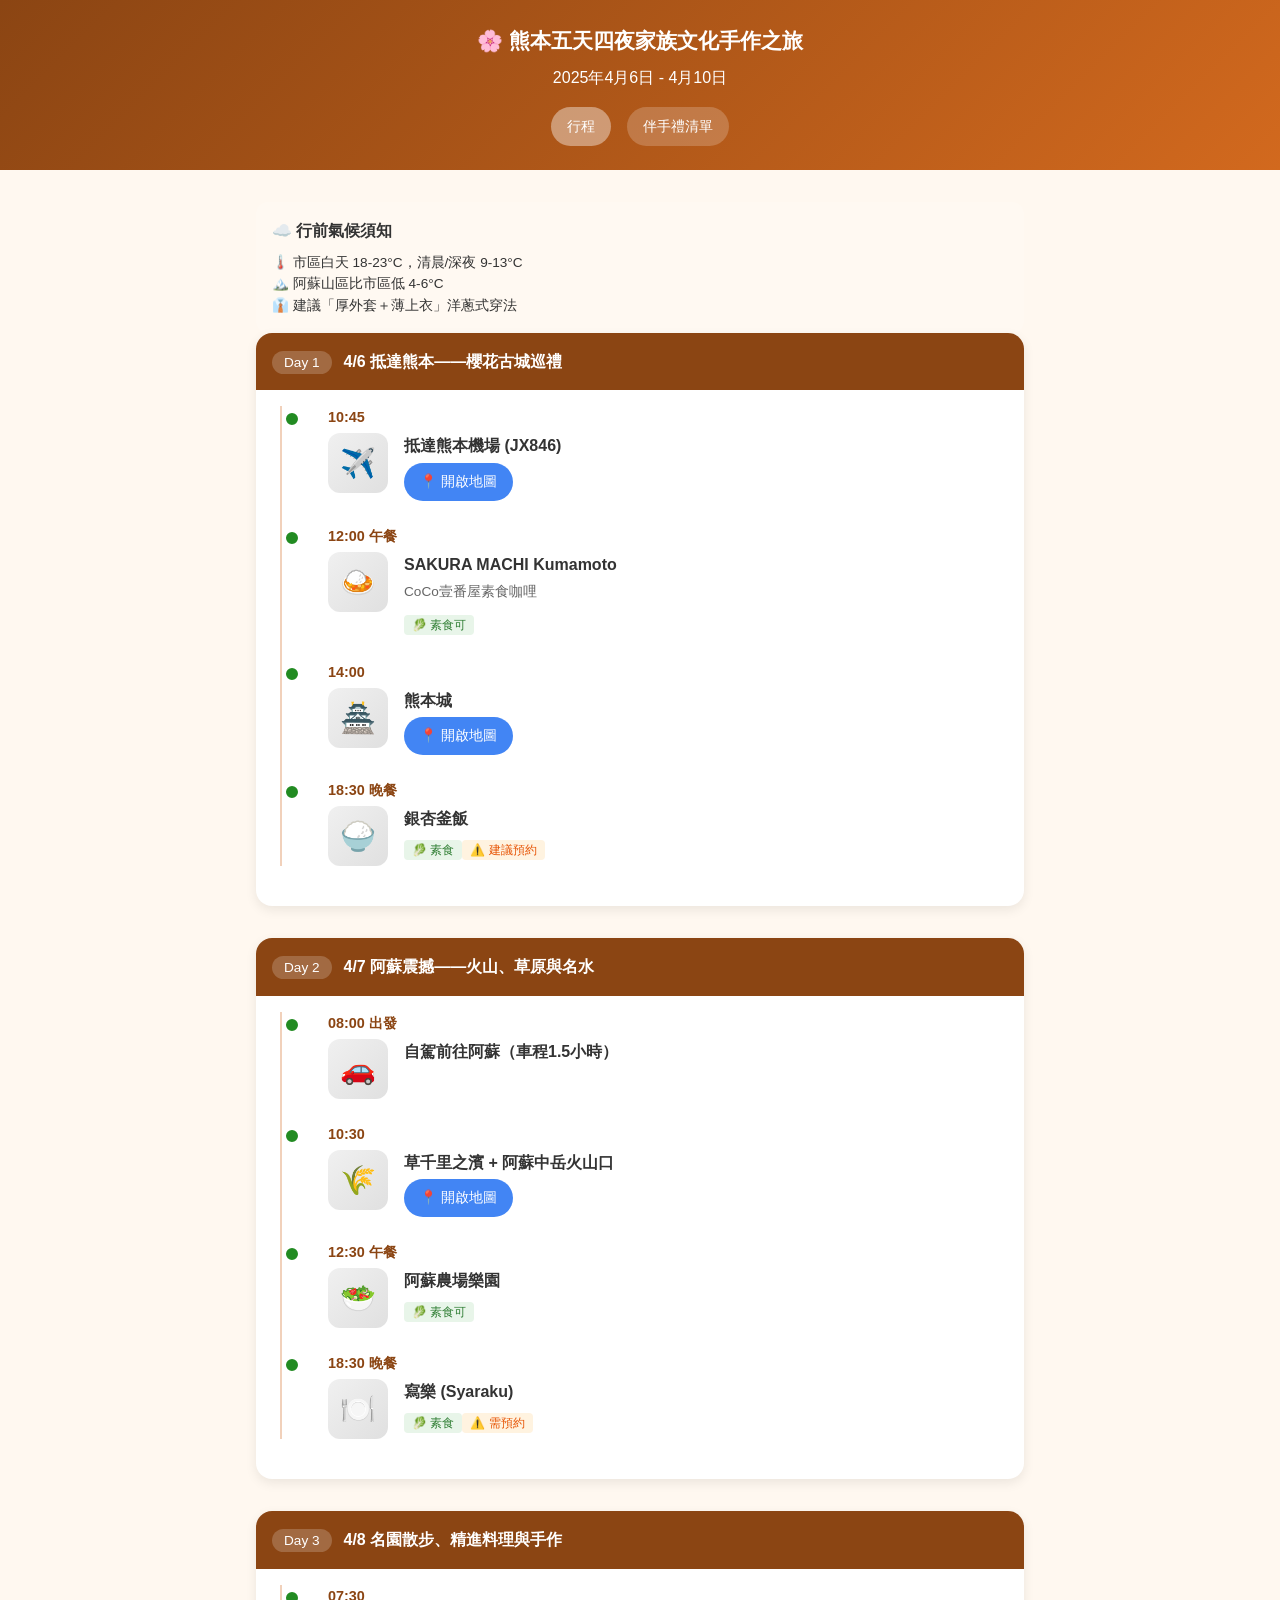
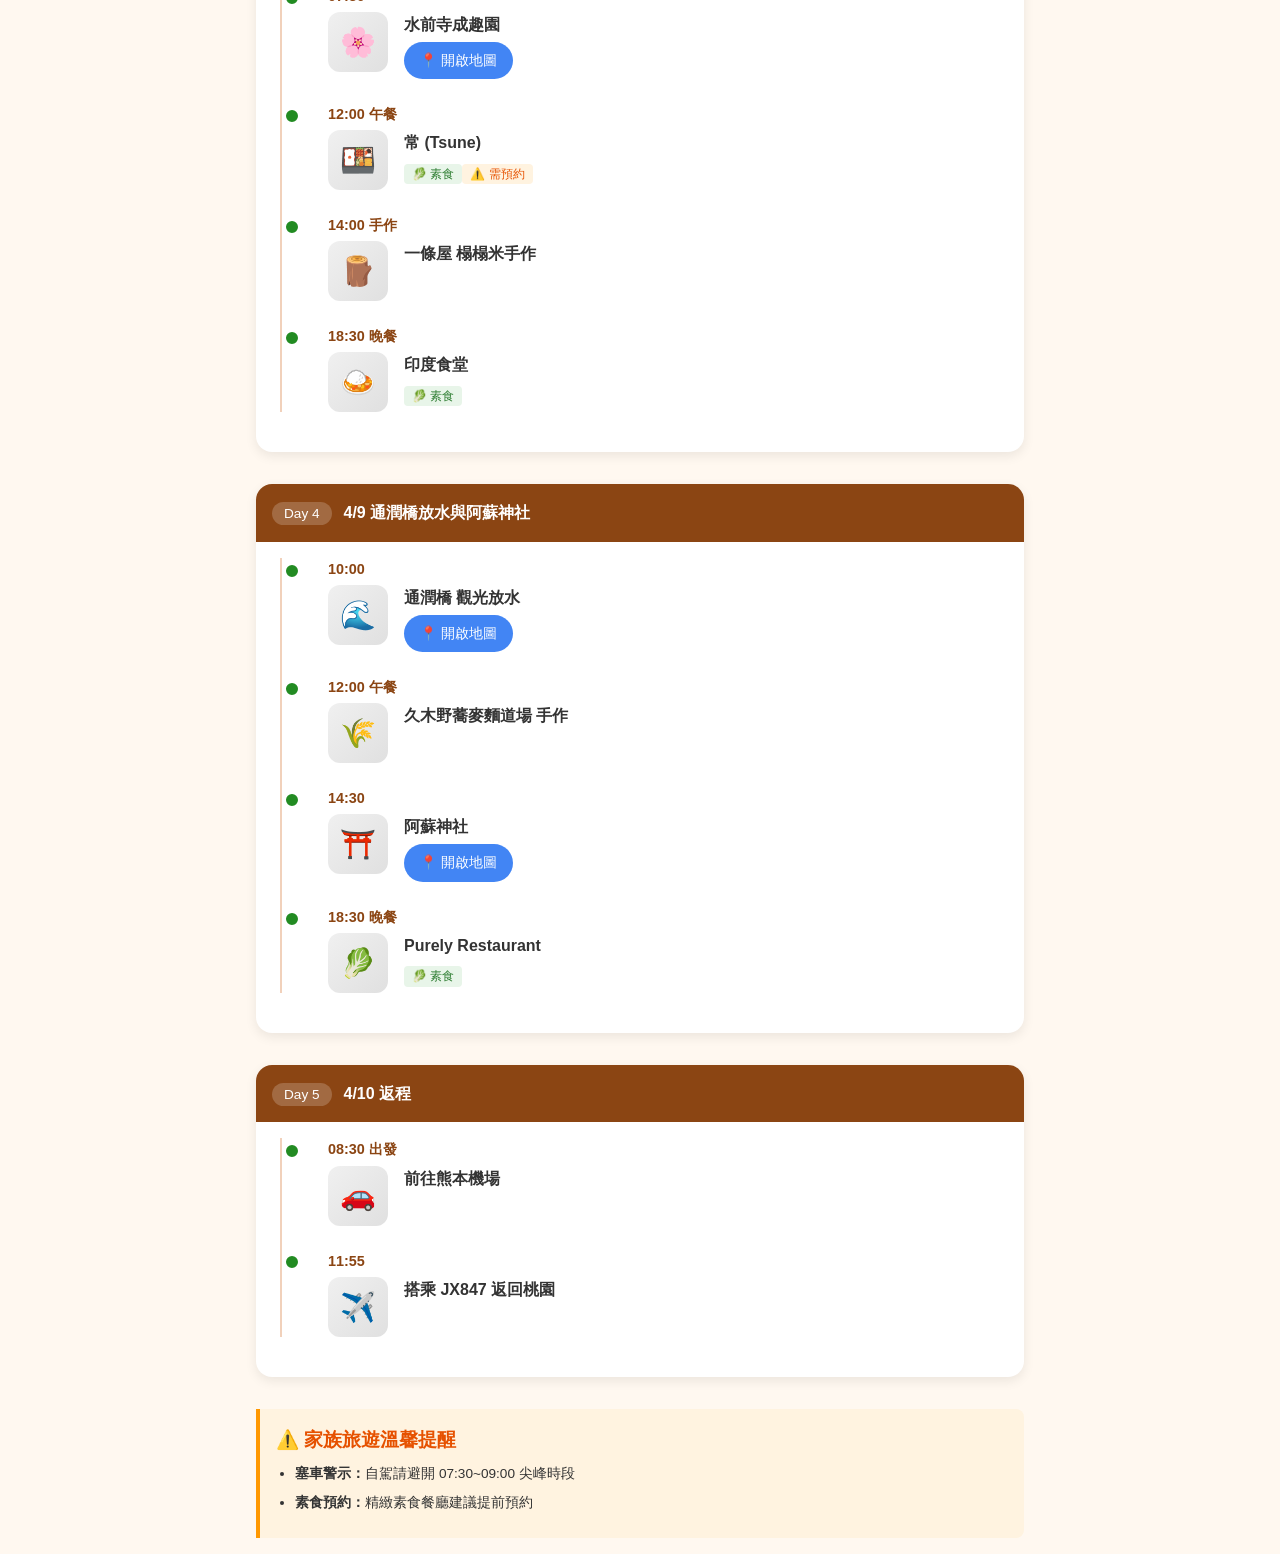
<file: kumamoto-trip-v4.html>
<!DOCTYPE html>
<html lang="zh-TW">
<head>
  <meta charset="UTF-8">
  <meta name="viewport" content="width=device-width, initial-scale=1.0">
  <title>熊本五天四夜家族文化手作之旅</title>
  <style>
    :root { --primary: #8B4513; --secondary: #D2691E; --accent: #228B22; --bg: #FFF8F0; --card-bg: #FFFFFF; --text: #333; --text-light: #666; }
    * { box-sizing: border-box; margin: 0; padding: 0; }
    body { font-family: -apple-system, BlinkMacSystemFont, "Segoe UI", Roboto, "Helvetica Neue", Arial, sans-serif; background: var(--bg); color: var(--text); line-height: 1.6; }
    .header { background: linear-gradient(135deg, var(--primary), var(--secondary)); color: white; padding: 1.5rem 1rem; text-align: center; position: sticky; top: 0; z-index: 100; }
    .header h1 { font-size: 1.3rem; margin-bottom: 0.5rem; }
    .nav { display: flex; justify-content: center; gap: 1rem; margin-top: 1rem; flex-wrap: wrap; }
    .nav a { color: white; text-decoration: none; padding: 0.5rem 1rem; border-radius: 20px; background: rgba(255,255,255,0.2); font-size: 0.9rem; }
    .nav a:hover, .nav a.active { background: rgba(255,255,255,0.4); }
    .weather-info { background: rgba(255,255,255,0.15); padding: 1rem; border-radius: 12px; margin-top: 1rem; }
    .weather-info h3 { font-size: 1rem; margin-bottom: 0.5rem; }
    .weather-info ul { font-size: 0.85rem; list-style: none; }
    .container { max-width: 800px; margin: 0 auto; padding: 1rem; }
    .page { display: none; }
    .page.active { display: block; }
    .day { margin-bottom: 2rem; background: var(--card-bg); border-radius: 16px; overflow: hidden; box-shadow: 0 4px 12px rgba(0,0,0,0.08); }
    .day-header { background: var(--primary); color: white; padding: 1rem; }
    .day-number { background: rgba(255,255,255,0.2); padding: 0.25rem 0.75rem; border-radius: 20px; font-size: 0.85rem; margin-right: 0.75rem; }
    .day-title { font-size: 1rem; font-weight: 600; }
    .day-content { padding: 1rem; }
    .timeline { position: relative; padding-left: 2rem; }
    .timeline::before { content: ''; position: absolute; left: 0.5rem; top: 0; bottom: 0; width: 2px; background: var(--secondary); opacity: 0.3; }
    .item { position: relative; margin-bottom: 1.5rem; padding-left: 1.5rem; }
    .item::before { content: ''; position: absolute; left: -1.25rem; top: 0.3rem; width: 12px; height: 12px; background: var(--accent); border-radius: 50%; border: 2px solid white; }
    .item-time { font-weight: 600; color: var(--primary); font-size: 0.9rem; margin-bottom: 0.25rem; }
    .item-content { display: flex; gap: 1rem; align-items: flex-start; }
    .item-illustration { width: 60px; height: 60px; min-width: 60px; background: linear-gradient(135deg, #f0f0f0, #e0e0e0); border-radius: 12px; display: flex; align-items: center; justify-content: center; font-size: 1.8rem; }
    .item-details { flex: 1; }
    .item-name { font-weight: 600; margin-bottom: 0.25rem; }
    .item-desc { font-size: 0.85rem; color: var(--text-light); margin-bottom: 0.5rem; }
    .item-tags { display: flex; flex-wrap: wrap; gap: 0.5rem; margin-bottom: 0.5rem; }
    .tag { font-size: 0.75rem; padding: 0.2rem 0.5rem; border-radius: 4px; background: #f0f0f0; color: #666; }
    .tag.veg { background: #E8F5E9; color: #2E7D32; }
    .tag.reserve { background: #FFF3E0; color: #E65100; }
    .map-link { display: inline-flex; align-items: center; gap: 0.5rem; background: #4285F4; color: white; padding: 0.5rem 1rem; border-radius: 20px; text-decoration: none; font-size: 0.85rem; }
    .tips { background: #FFF3E0; border-left: 4px solid #FF9800; padding: 1rem; border-radius: 0 8px 8px 0; margin-top: 2rem; }
    .tips h3 { color: #E65100; margin-bottom: 0.5rem; }
    .tips ul { font-size: 0.85rem; padding-left: 1.2rem; }
    .tips li { margin-bottom: 0.5rem; }
    
    /* Souvenir Styles */
    .souvenir-input { display: flex; gap: 0.5rem; margin-bottom: 1.5rem; }
    .souvenir-input input { flex: 1; padding: 0.75rem; border: 2px solid var(--secondary); border-radius: 12px; font-size: 1rem; }
    .souvenir-input button { background: var(--secondary); color: white; border: none; padding: 0.75rem 1.5rem; border-radius: 12px; font-size: 1rem; cursor: pointer; }
    .souvenir-list { list-style: none; }
    .souvenir-item { display: flex; align-items: center; gap: 1rem; padding: 1rem; background: var(--card-bg); border-radius: 12px; margin-bottom: 0.75rem; cursor: pointer; transition: all 0.2s; }
    .souvenir-item:hover { transform: translateY(-2px); box-shadow: 0 4px 12px rgba(0,0,0,0.1); }
    .souvenir-item.bought { background: #E8F5E9; opacity: 0.7; }
    .souvenir-item.bought .souvenir-name { text-decoration: line-through; color: var(--text-light); }
    .souvenir-checkbox { width: 24px; height: 24px; border: 2px solid var(--secondary); border-radius: 50%; display: flex; align-items: center; justify-content: center; flex-shrink: 0; }
    .souvenir-item.bought .souvenir-checkbox { background: var(--accent); border-color: var(--accent); }
    .souvenir-item.bought .souvenir-checkbox::after { content: '✓'; color: white; font-size: 14px; }
    .souvenir-img { width: 50px; height: 50px; border-radius: 8px; object-fit: cover; background: #f0f0f0; }
    .souvenir-name { flex: 1; font-size: 1rem; }
    .souvenir-delete { background: none; border: none; color: #999; cursor: pointer; font-size: 1.2rem; padding: 0.5rem; }
    .souvenir-empty { text-align: center; padding: 2rem; color: var(--text-light); }
    
    .recommendations { margin-top: 2rem; padding-top: 2rem; border-top: 2px dashed #ddd; }
    .recommendations h3 { color: var(--primary); margin-bottom: 1rem; font-size: 1.2rem; }
    .rec-grid { display: grid; grid-template-columns: repeat(auto-fill, minmax(150px, 1fr)); gap: 1rem; }
    .rec-item { background: var(--card-bg); padding: 0.75rem; border-radius: 12px; box-shadow: 0 2px 8px rgba(0,0,0,0.08); cursor: pointer; transition: all 0.2s; text-align: center; }
    .rec-item:hover { transform: translateY(-4px); box-shadow: 0 4px 16px rgba(0,0,0,0.15); }
    .rec-item img { width: 100%; height: 100px; object-fit: cover; border-radius: 8px; margin-bottom: 0.5rem; background: #f5f5f5; }
    .rec-item h4 { font-size: 0.9rem; color: var(--text); margin-bottom: 0.25rem; }
    .rec-item p { font-size: 0.75rem; color: var(--text-light); }
    .rec-item .add-hint { font-size: 0.7rem; color: var(--accent); margin-top: 0.5rem; }

    @media (max-width: 480px) {
      .header h1 { font-size: 1.1rem; }
      .item-content { flex-direction: column; }
    }
  </style>
</head>
<body>
  <header class="header">
    <h1>🌸 熊本五天四夜家族文化手作之旅</h1>
    <p>2025年4月6日 - 4月10日</p>
    <nav class="nav">
      <a href="#trip" class="active" onclick="showPage('trip')">行程</a>
      <a href="#souvenir" onclick="showPage('souvenir')">伴手禮清單</a>
    </nav>
  </header>

  <main class="container">
    <div id="trip" class="page active">
      <div class="weather-info">
        <h3>☁️ 行前氣候須知</h3>
        <ul>
          <li>🌡️ 市區白天 18-23°C，清晨/深夜 9-13°C</li>
          <li>🏔️ 阿蘇山區比市區低 4-6°C</li>
          <li>👔 建議「厚外套＋薄上衣」洋蔥式穿法</li>
        </ul>
      </div>

      <section class="day">
        <div class="day-header"><span class="day-number">Day 1</span><span class="day-title">4/6 抵達熊本——櫻花古城巡禮</span></div>
        <div class="day-content">
          <div class="timeline">
            <div class="item"><div class="item-time">10:45</div><div class="item-content"><div class="item-illustration">✈️</div><div class="item-details"><div class="item-name">抵達熊本機場 (JX846)</div><a href="https://www.google.com/maps/search/熊本空港" class="map-link" target="_blank">📍 開啟地圖</a></div></div></div>
            <div class="item"><div class="item-time">12:00 午餐</div><div class="item-content"><div class="item-illustration">🍛</div><div class="item-details"><div class="item-name">SAKURA MACHI Kumamoto</div><div class="item-desc">CoCo壹番屋素食咖哩</div><span class="tag veg">🥬 素食可</span></div></div></div>
            <div class="item"><div class="item-time">14:00</div><div class="item-content"><div class="item-illustration">🏯</div><div class="item-details"><div class="item-name">熊本城</div><a href="https://www.google.com/maps/search/熊本城" class="map-link" target="_blank">📍 開啟地圖</a></div></div></div>
            <div class="item"><div class="item-time">18:30 晚餐</div><div class="item-content"><div class="item-illustration">🍚</div><div class="item-details"><div class="item-name">銀杏釜飯</div><span class="tag veg">🥬 素食</span><span class="tag reserve">⚠️ 建議預約</span></div></div></div>
          </div>
        </div>
      </section>

      <section class="day">
        <div class="day-header"><span class="day-number">Day 2</span><span class="day-title">4/7 阿蘇震撼——火山、草原與名水</span></div>
        <div class="day-content">
          <div class="timeline">
            <div class="item"><div class="item-time">08:00 出發</div><div class="item-content"><div class="item-illustration">🚗</div><div class="item-details"><div class="item-name">自駕前往阿蘇（車程1.5小時）</div></div></div></div>
            <div class="item"><div class="item-time">10:30</div><div class="item-content"><div class="item-illustration">🌾</div><div class="item-details"><div class="item-name">草千里之濱 + 阿蘇中岳火山口</div><a href="https://www.google.com/maps/search/草千里ヶ浜" class="map-link" target="_blank">📍 開啟地圖</a></div></div></div>
            <div class="item"><div class="item-time">12:30 午餐</div><div class="item-content"><div class="item-illustration">🥗</div><div class="item-details"><div class="item-name">阿蘇農場樂園</div><span class="tag veg">🥬 素食可</span></div></div></div>
            <div class="item"><div class="item-time">18:30 晚餐</div><div class="item-content"><div class="item-illustration">🍽️</div><div class="item-details"><div class="item-name">寫樂 (Syaraku)</div><span class="tag veg">🥬 素食</span><span class="tag reserve">⚠️ 需預約</span></div></div></div>
          </div>
        </div>
      </section>

      <section class="day">
        <div class="day-header"><span class="day-number">Day 3</span><span class="day-title">4/8 名園散步、精進料理與手作</span></div>
        <div class="day-content">
          <div class="timeline">
            <div class="item"><div class="item-time">07:30</div><div class="item-content"><div class="item-illustration">🌸</div><div class="item-details"><div class="item-name">水前寺成趣園</div><a href="https://www.google.com/maps/search/水前寺成趣園" class="map-link" target="_blank">📍 開啟地圖</a></div></div></div>
            <div class="item"><div class="item-time">12:00 午餐</div><div class="item-content"><div class="item-illustration">🍱</div><div class="item-details"><div class="item-name">常 (Tsune)</div><span class="tag veg">🥬 素食</span><span class="tag reserve">⚠️ 需預約</span></div></div></div>
            <div class="item"><div class="item-time">14:00 手作</div><div class="item-content"><div class="item-illustration">🪵</div><div class="item-details"><div class="item-name">一條屋 榻榻米手作</div></div></div></div>
            <div class="item"><div class="item-time">18:30 晚餐</div><div class="item-content"><div class="item-illustration">🍛</div><div class="item-details"><div class="item-name">印度食堂</div><span class="tag veg">🥬 素食</span></div></div></div>
          </div>
        </div>
      </section>

      <section class="day">
        <div class="day-header"><span class="day-number">Day 4</span><span class="day-title">4/9 通潤橋放水與阿蘇神社</span></div>
        <div class="day-content">
          <div class="timeline">
            <div class="item"><div class="item-time">10:00</div><div class="item-content"><div class="item-illustration">🌊</div><div class="item-details"><div class="item-name">通潤橋 觀光放水</div><a href="https://www.google.com/maps/search/通潤橋" class="map-link" target="_blank">📍 開啟地圖</a></div></div></div>
            <div class="item"><div class="item-time">12:00 午餐</div><div class="item-content"><div class="item-illustration">🌾</div><div class="item-details"><div class="item-name">久木野蕎麥麵道場 手作</div></div></div></div>
            <div class="item"><div class="item-time">14:30</div><div class="item-content"><div class="item-illustration">⛩️</div><div class="item-details"><div class="item-name">阿蘇神社</div><a href="https://www.google.com/maps/search/阿蘇神社" class="map-link" target="_blank">📍 開啟地圖</a></div></div></div>
            <div class="item"><div class="item-time">18:30 晚餐</div><div class="item-content"><div class="item-illustration">🥬</div><div class="item-details"><div class="item-name">Purely Restaurant</div><span class="tag veg">🥬 素食</span></div></div></div>
          </div>
        </div>
      </section>

      <section class="day">
        <div class="day-header"><span class="day-number">Day 5</span><span class="day-title">4/10 返程</span></div>
        <div class="day-content">
          <div class="timeline">
            <div class="item"><div class="item-time">08:30 出發</div><div class="item-content"><div class="item-illustration">🚗</div><div class="item-details"><div class="item-name">前往熊本機場</div></div></div></div>
            <div class="item"><div class="item-time">11:55</div><div class="item-content"><div class="item-illustration">✈️</div><div class="item-details"><div class="item-name">搭乘 JX847 返回桃園</div></div></div></div>
          </div>
        </div>
      </section>

      <section class="tips">
        <h3>⚠️ 家族旅遊溫馨提醒</h3>
        <ul>
          <li><strong>塞車警示：</strong>自駕請避開 07:30~09:00 尖峰時段</li>
          <li><strong>素食預約：</strong>精緻素食餐廳建議提前預約</li>
        </ul>
      </section>
    </div>

    <!-- Souvenir Page -->
    <div id="souvenir" class="page">
      <div class="souvenir-input">
        <input type="text" id="souvenirInput" placeholder="輸入伴手禮名稱..." onkeypress="handleKeyPress(event)">
        <button onclick="addSouvenir()">新增</button>
      </div>
      <ul class="souvenir-list" id="souvenirList"></ul>
      
      <div class="recommendations">
        <h3>🎁 熊本伴手禮推薦（點擊加入清單）</h3>
        <div class="rec-grid" id="recGrid"></div>
      </div>
    </div>
  </main>

  <script>
    function showPage(pageId) {
      document.querySelectorAll('.page').forEach(p => p.classList.remove('active'));
      document.querySelectorAll('.nav a').forEach(a => a.classList.remove('active'));
      document.getElementById(pageId).classList.add('active');
      document.querySelector(`a[href="#${pageId}"]`).classList.add('active');
      window.scrollTo(0, 0);
    }

    let souvenirs = JSON.parse(localStorage.getItem('kumamoto-souvenirs') || '[]');

    function renderSouvenirs() {
      const list = document.getElementById('souvenirList');
      if (souvenirs.length === 0) {
        list.innerHTML = '<li class="souvenir-empty">點擊下方推薦項目或輸入名稱新增伴手禮</li>';
        return;
      }
      list.innerHTML = souvenirs.map((item, index) => `
        <li class="souvenir-item ${item.bought ? 'bought' : ''}" onclick="toggleBought(${index})">
          <img class="souvenir-img" src="${item.image || ''}" alt="${item.name}" onerror="this.style.display='none'">
          <span class="souvenir-name">${item.name}</span>
          <button class="souvenir-delete" onclick="deleteSouvenir(event, ${index})">✕</button>
        </li>
      `).join('');
    }

    function addSouvenir(name, image) {
      const input = document.getElementById('souvenirInput');
      const itemName = name || input.value.trim();
      if (!itemName) return;
      if (souvenirs.some(s => s.name === itemName)) {
        alert('這個伴手禮已經在清單中了！');
        return;
      }
      souvenirs.push({ name: itemName, image: image || null, bought: false });
      saveSouvenirs();
      input.value = '';
      renderSouvenirs();
    }

    function handleKeyPress(event) {
      if (event.key === 'Enter') addSouvenir();
    }

    function toggleBought(index) {
      souvenirs[index].bought = !souvenirs[index].bought;
      saveSouvenirs();
      renderSouvenirs();
    }

    function deleteSouvenir(event, index) {
      event.stopPropagation();
      souvenirs.splice(index, 1);
      saveSouvenirs();
      renderSouvenirs();
    }

    function saveSouvenirs() {
      localStorage.setItem('kumamoto-souvenirs', JSON.stringify(souvenirs));
    }

    // 推薦伴手禮 - 使用真實相關的圖片
    const recommendations = [
      { name: "譽の陣太鼓", desc: "熊本代表銘菓，紅豆麻糬", image: "https://images.unsplash.com/photo-1567620905732-2d1ec7ab7445?w=200&h=200&fit=crop" },
      { name: "芥末蓮根", desc: "酥脆蓮根，熊本經典", image: "https://images.unsplash.com/photo-1582738411706-bfc8e691d48c?w=200&h=200&fit=crop" },
      { name: "武者返", desc: "熊本城石垣造型餅乾", image: "https://images.unsplash.com/photo-1558961363-fa8fdf82db35?w=200&h=200&fit=crop" },
      { name: "熊本熊商品", desc: "超可愛熊本熊周邊", image: "https://images.unsplash.com/photo-1588412038924-5a1c4d2c5c1c?w=200&h=200&fit=crop" },
      { name: "明蝦煎餅", desc: "天草特產海鮮煎餅", image: "https://images.unsplash.com/photo-1565693394-9b3f3c1e0d4c?w=200&h=200&fit=crop" },
      { name: "阿蘇牛奶糖", desc: "使用阿蘇牛乳", image: "https://images.unsplash.com/photo-1581798258726-78c61c724b91?w=200&h=200&fit=crop" },
      { name: "南阿蘇啤酒", desc: "當地精釀啤酒", image: "https://images.unsplash.com/photo-1569923303237-f1c3b03e0d90?w=200&h=200&fit=crop" },
      { name: "來民澀團扇", desc: "400年傳統工藝", image: "https://images.unsplash.com/photo-1594631252845-29fc4cc8cde9?w=200&h=200&fit=crop" }
    ];

    function renderRecommendations() {
      const grid = document.getElementById('recGrid');
      grid.innerHTML = recommendations.map((item) => `
        <div class="rec-item" onclick="addSouvenir('${item.name}', '${item.image}')">
          <img src="${item.image}" alt="${item.name}" onerror="this.src='data:image/svg+xml,<svg xmlns=%22http://www.w3.org/2000/svg%22 width=%22100%22 height=%22100%22><rect fill=%22%23f5f5f5%22 width=%22100%22 height=%22100%22/><text fill=%22%23999%22 x=%2250%25%22 y=%2250%25%22 text-anchor=%22middle%22 dy=%22.3em%22>🎁</text></svg>'">
          <h4>${item.name}</h4>
          <p>${item.desc}</p>
          <div class="add-hint">+ 點擊加入清單</div>
        </div>
      `).join('');
    }

    renderSouvenirs();
    renderRecommendations();
  </script>
</body>
</html>
</file>
